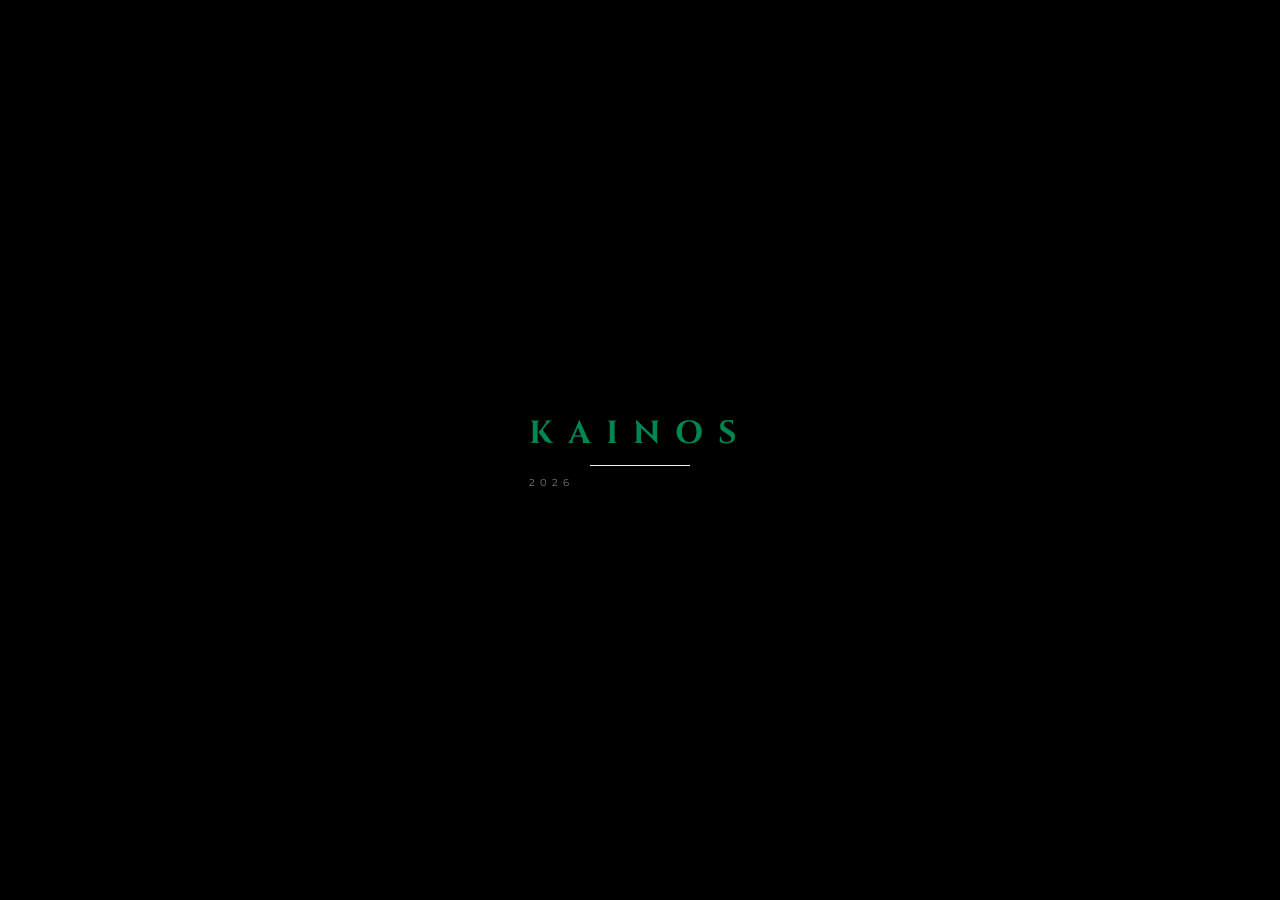
<file: index.html>
<!DOCTYPE html>
<html lang="en">
<head>
    <meta charset="UTF-8">
    <meta name="viewport" content="width=device-width, initial-scale=1.0, maximum-scale=1.0, user-scalable=no">
    <title>KAINOS|The Intercessors Night</title>
    <link rel="stylesheet" href="style.css">
    <link href="https://fonts.googleapis.com/css2?family=Cinzel:wght@700;900&family=Montserrat:wght@100;400;900&display=swap" rel="stylesheet">
</head>
<body>

    <div class="loader">
        <div class="loader-content">
            <h1 class="loader-title">KAINOS</h1>
            <div class="line"></div>
            <p class="loader-year">2026</p>
        </div>
    </div>

    <canvas id="particleCanvas"></canvas>

    <main>
        <section class="hero">
            <div class="vignette"></div>
            
            <header>
                <div class="nav-item">THE RHEMANIZED NATION</div>
                <div class="nav-item green-glow">GLOBAL INTERCESSORS NETWORK</div>
            </header>

            <div class="hero-main">
                <p class="eyebrow">A NATIONAL CALL TO PRAYER</p>
                <div class="title-container">
                    <h1 class="glitch-title" data-text="KAINOS">KAINOS</h1>
                    <span class="year-marker">2026</span>
                </div>
                <p class="theme-desc">Travailing in birth for a <span>new Nigeria</span></p>
                
                <div class="event-meta">
                    <div class="meta-box">
                        <span>DATE</span>
                        <p>MAY 22</p>
                    </div>
                    <div class="meta-box">
                        <span>TIME</span>
                        <p>08:00 PM</p>
                    </div>
                </div>

                <a href="register.html" class="cinematic-btn">
                    <span class="btn-text">REGISTER</span>
                    <span class="btn-flare"></span>
                </a>
            </div>

            <div class="location-bar">
                <p>44/48 RALIAT MEMUDU STREET, AFOLABI, OSHODI, LAGOS STATE</p>
            </div>
        </section>
    </main>

    <script src="script.js"></script>
</body>
</html>
</file>
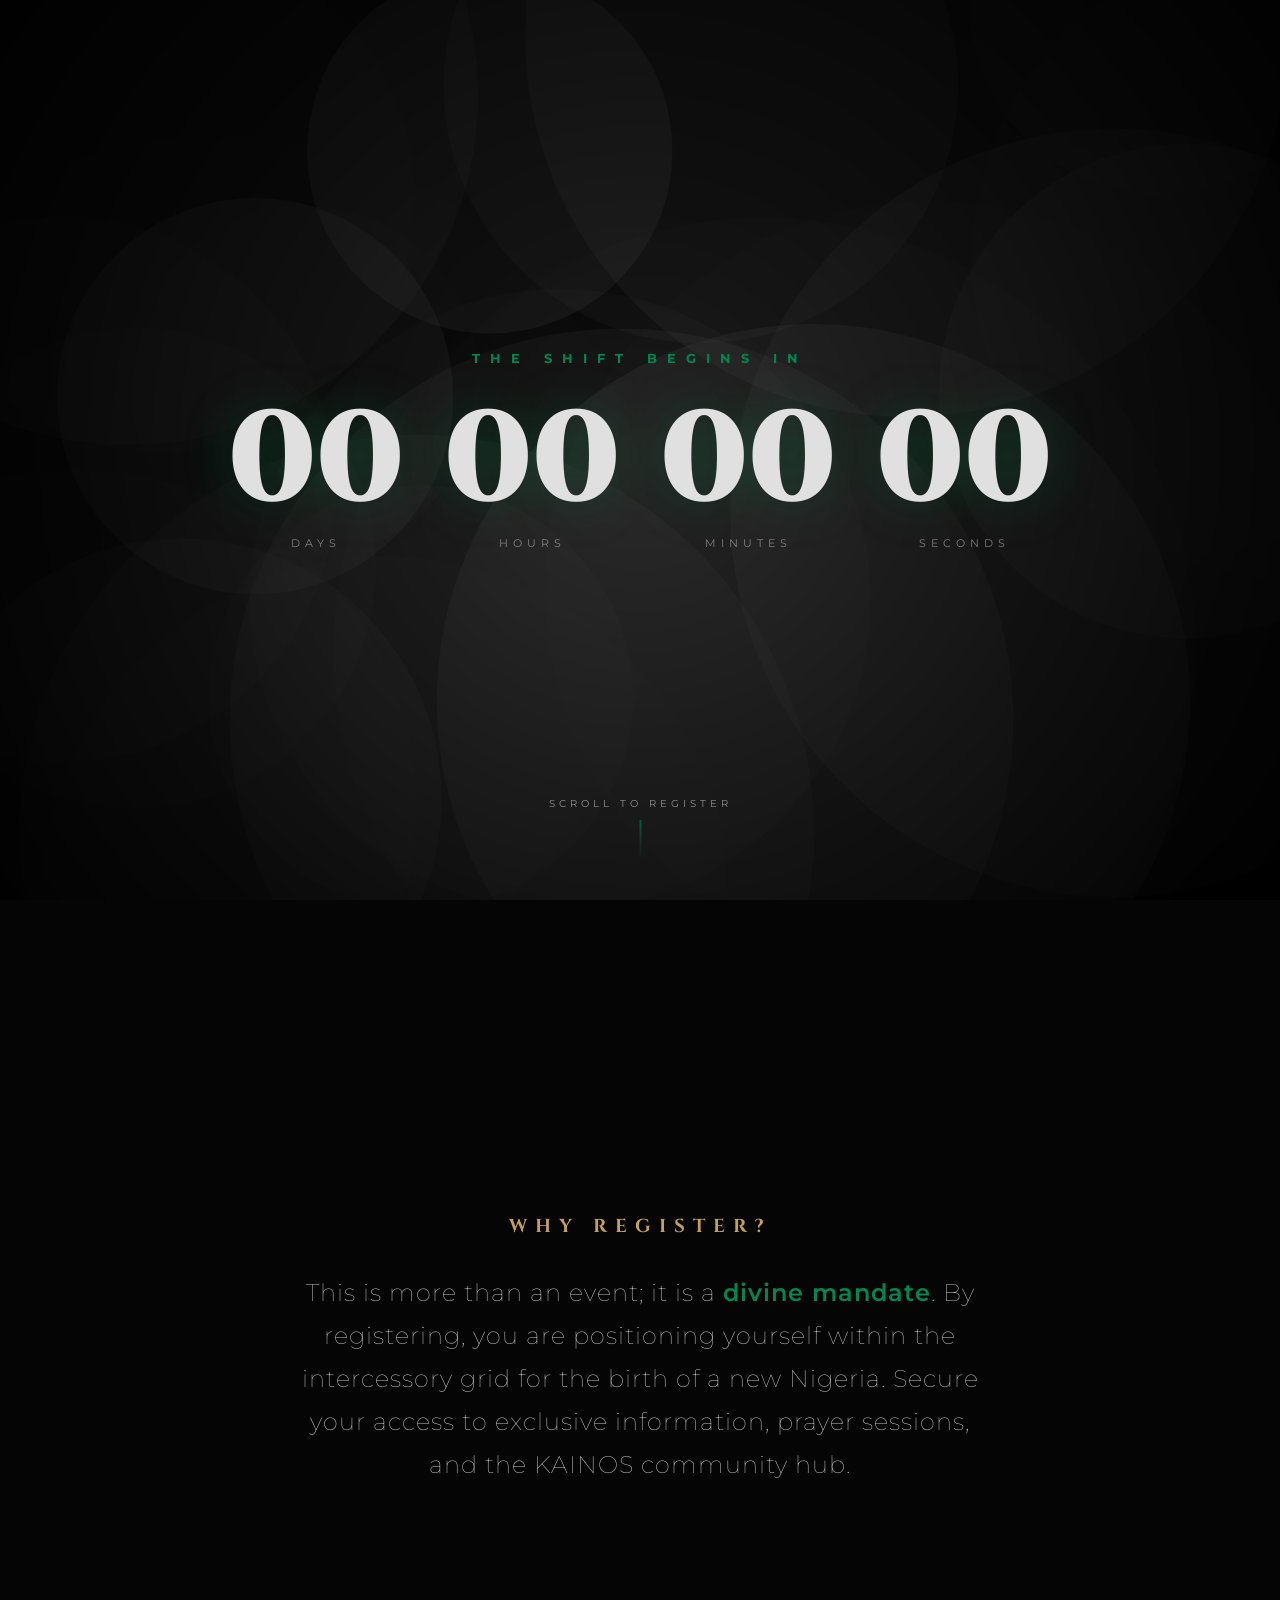
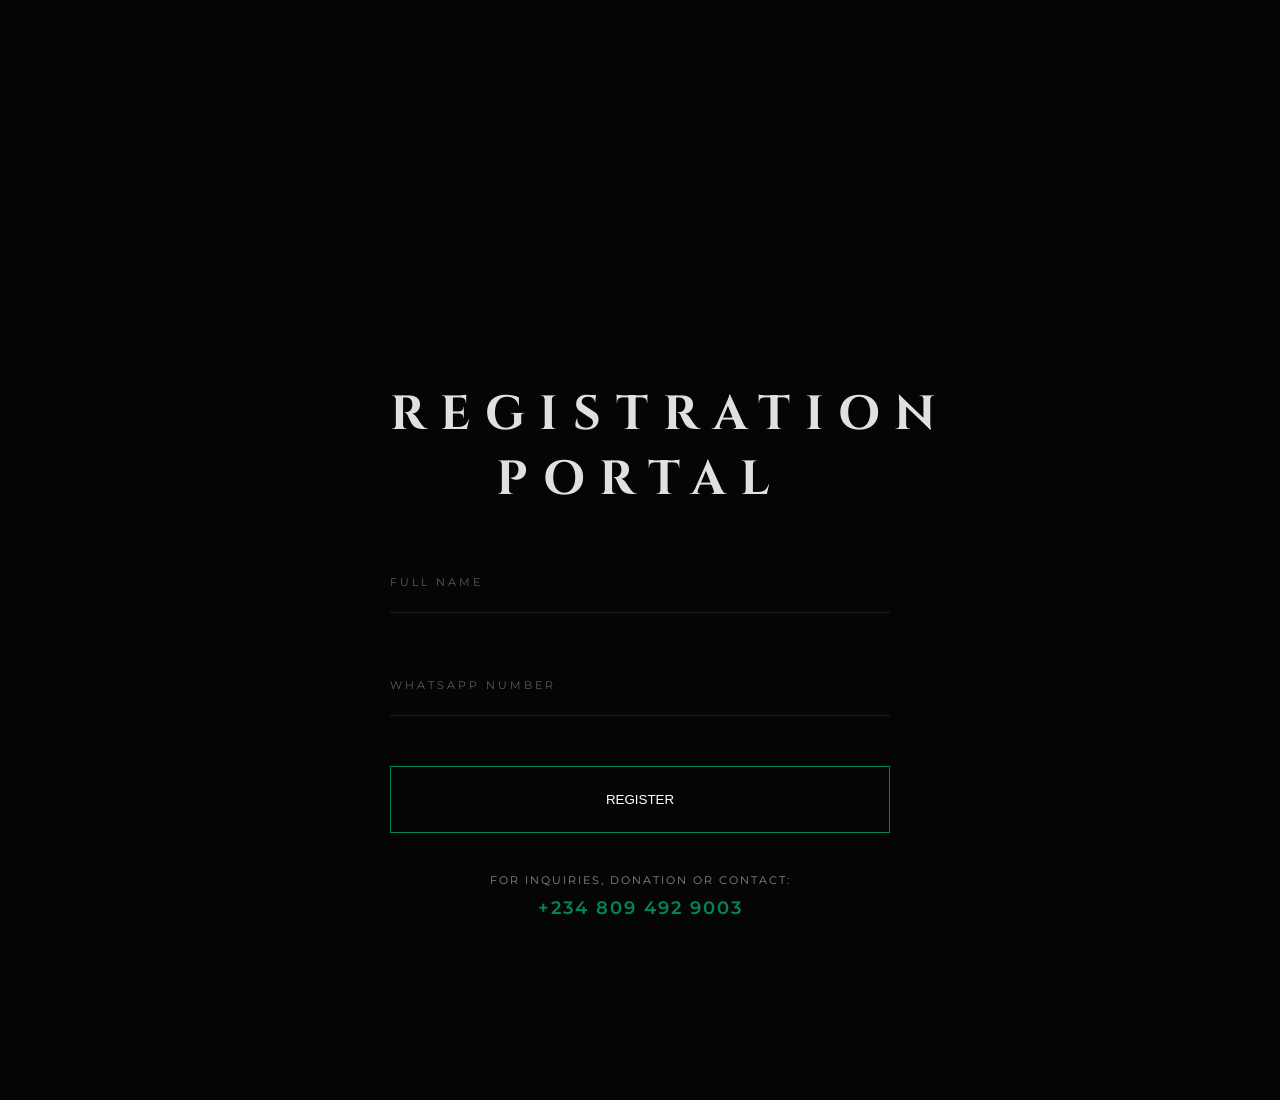
<file: register.html>
<!DOCTYPE html>
<html lang="en">
<head>
    <meta charset="UTF-8">
    <meta name="viewport" content="width=device-width, initial-scale=1.0">
    <title>KAINOS | Registration Portal</title>
    <link rel="stylesheet" href="register.css">
    <link href="https://fonts.googleapis.com/css2?family=Cinzel:wght@400;900&family=Montserrat:wght@100;300;600&display=swap" rel="stylesheet">
</head>
<body>

    <!-- Atmospheric Overlay -->
    <div class="cinematic-overlay"></div>
    <canvas id="fogCanvas"></canvas>

    <!-- Scroll Indicator -->
    <div class="scroll-hint">
        <p>SCROLL TO REGISTER</p>
        <div class="mouse-icon"></div>
    </div>

    <main id="main-scroll">
        <!-- Section 1: The Massive Countdown -->
        <section class="screen-section" id="hero-countdown">
            <div class="content-box">
                <h2 class="top-label">THE SHIFT BEGINS IN</h2>
                <div id="countdown-timer">
                    <div class="t-unit"><span id="days">00</span><p>DAYS</p></div>
                    <div class="t-unit"><span id="hours">00</span><p>HOURS</p></div>
                    <div class="t-unit"><span id="minutes">00</span><p>MINUTES</p></div>
                    <div class="t-unit"><span id="seconds">00</span><p>SECONDS</p></div>
                </div>
            </div>
        </section>

        <!-- Section 2: The Why (Insight) -->
        <section class="screen-section" id="insight">
            <div class="insight-content">
                <h3 class="gold-text">WHY REGISTER?</h3>
                <p class="insight-text">
                    This is more than an event; it is a <span>divine mandate</span>. 
                    By registering, you are positioning yourself within the intercessory grid 
                    for the birth of a new Nigeria. Secure your access to exclusive 
                    information, prayer sessions, and the KAINOS community hub.
                </p>
            </div>
        </section>

        <!-- Section 3: The Portal (Form) -->
        <section class="screen-section" id="form-section">
            <div class="registration-portal">
                <h2 class="portal-title">REGISTRATION PORTAL</h2>
                
                <!-- FormSubmit Implementation -->
                <!-- Replace 'your-email@example.com' with your actual email address -->
                <form id="kainosForm" action="https://formsubmit.co/youngrevivalistacademy01@gmail.com" method="POST">
                    
                    <!-- Form Settings -->
                    <input type="hidden" name="_subject" value="New KAINOS Festival Registration!">
                    <input type="hidden" name="_captcha" value="false">
                    <input type="hidden" name="_template" value="table">
                    <input type="text" name="_honey" style="display:none">

                    <div class="input-wrapper">
                        <input type="text" id="name" name="Full Name" required placeholder=" ">
                        <label>FULL NAME</label>
                    </div>
                    
                    <div class="input-wrapper">
                        <input type="tel" id="phone" name="WhatsApp Number" required placeholder=" ">
                        <label>WHATSAPP NUMBER</label>
                    </div>

                    <button type="submit" class="glory-btn">
                        <span>REGISTER</span>
                    </button>
                </form>
                
                <!-- Contact Info -->
                <div class="contact-footer" style="margin-top: 40px; font-size: 11px; letter-spacing: 2px;">
                    <p style="opacity: 0.6;">FOR INQUIRIES, DONATION OR CONTACT:</p>
                    <a href="tel:+2348094929003" style="color: #008751; text-decoration: none; font-weight: 600; font-size: 1.1rem; display: block; margin-top: 10px;">+234 809 492 9003</a>
                </div>
            </div>
        </section>
    </main>

    <script src="register.js"></script>
</body>
</html>
</file>
<file: style.css>
:root {
    --primary-green: #008751;
    --deep-forest: #011a10;
    --white: #f4f4f4;
    --glass: rgba(255, 255, 255, 0.03);
}

* { margin: 0; padding: 0; box-sizing: border-box; -webkit-tap-highlight-color: transparent; }

body {
    background-color: var(--deep-forest);
    color: var(--white);
    font-family: 'Montserrat', sans-serif;
    overflow-x: hidden;
}

/* 1. PROFESSIONAL LOADER */
.loader {
    position: fixed; inset: 0; background: #000; z-index: 1000;
    display: flex; justify-content: center; align-items: center;
    transition: clip-path 1s cubic-bezier(0.8, 0, 0.2, 1);
    clip-path: circle(150% at 50% 50%);
}
.loader.fade-out { clip-path: circle(0% at 50% 50%); }
.loader-title { font-family: 'Cinzel'; font-size: 2rem; letter-spacing: 15px; color: var(--primary-green); }
.loader-year { font-size: 10px; letter-spacing: 5px; margin-top: 10px; opacity: 0.5; }
.line { width: 0; height: 1px; background: var(--white); margin: 10px auto; animation: grow 1.5s forwards; }

@keyframes grow { to { width: 100px; } }

/* 2. HERO LAYOUT */
.hero {
    min-height: 100vh; display: flex; flex-direction: column;
    justify-content: space-between; padding: 30px; position: relative;
}

header {
    display: flex; justify-content: space-between; align-items: center;
    font-size: clamp(7px, 2vw, 9px); font-weight: 900; letter-spacing: 3px; z-index: 10;
}
.green-glow { color: var(--primary-green); text-shadow: 0 0 10px var(--primary-green); }

.hero-main {
    flex: 1; display: flex; flex-direction: column;
    justify-content: center; align-items: center; text-align: center;
}

.eyebrow { 
    font-size: clamp(9px, 3vw, 12px); letter-spacing: 8px; 
    color: var(--primary-green); margin-bottom: 20px; 
}

.title-container { position: relative; }
.glitch-title {
    font-family: 'Cinzel', serif;
    font-size: clamp(4rem, 20vw, 13rem);
    line-height: 0.8; font-weight: 900;
}
.year-marker {
    position: absolute; top: -10px; right: 0;
    font-size: clamp(10px, 3vw, 16px); color: var(--primary-green); font-weight: 900;
}

.theme-desc { 
    font-weight: 100; font-size: clamp(0.8rem, 4vw, 1.2rem); 
    letter-spacing: 4px; margin-top: 20px; 
}
.theme-desc span { font-weight: 900; color: var(--primary-green); border-bottom: 1px solid var(--white); }

/* 3. META DATA */
.event-meta { display: flex; gap: 40px; margin: 50px 0; }
.meta-box span { font-size: 8px; color: var(--primary-green); letter-spacing: 3px; display: block; margin-bottom: 8px; }
.meta-box p { font-family: 'Cinzel'; font-size: clamp(1rem, 5vw, 1.5rem); font-weight: 700; }

/* 4. THE ACTION BUTTON */
.cinematic-btn {
    text-decoration: none; color: var(--white);
    padding: 25px 60px; border: 1px solid var(--white);
    font-size: 11px; font-weight: 900; letter-spacing: 6px;
    position: relative; transition: 0.4s; overflow: hidden;
}
.cinematic-btn:hover {
    background: var(--white); color: var(--deep-forest);
    box-shadow: 0 0 50px rgba(255,255,255,0.2);
}

/* 5. FOOTER */
.location-bar {
    text-align: center; font-size: clamp(7px, 2vw, 9px); 
    letter-spacing: 2px; padding: 20px; opacity: 0.4;
}

/* 6. PARTICLES & FX */
#particleCanvas { position: fixed; inset: 0; z-index: 1; pointer-events: none; }
.vignette {
    position: absolute; inset: 0;
    background: radial-gradient(circle, transparent 20%, rgba(0,0,0,0.8) 100%);
    pointer-events: none;
}

/* MOBILE FIXES */
@media (max-width: 768px) {
    header { flex-direction: column; gap: 10px; }
    .hero { padding: 20px; }
    .event-meta { gap: 20px; }
}
</file>
<file: register.css>
:root {
    --deep-black: #050505;
    --nigeria-green: #008751;
    --gold: #c5a059;
    --pearl: #e0e0e0;
}

* { margin: 0; padding: 0; box-sizing: border-box; }

body {
    background-color: var(--deep-black);
    color: var(--pearl);
    font-family: 'Montserrat', sans-serif;
    overflow-x: hidden;
}

/* Background Effects */
#fogCanvas {
    position: fixed;
    top: 0; left: 0;
    z-index: -1;
    opacity: 0.4;
}

.cinematic-overlay {
    position: fixed;
    inset: 0;
    background: radial-gradient(circle at center, transparent 0%, rgba(0,0,0,0.9) 100%);
    pointer-events: none;
    z-index: 1;
}

/* Layout */
.screen-section {
    height: 100vh;
    width: 100%;
    display: flex;
    justify-content: center;
    align-items: center;
    position: relative;
    padding: 20px;
    z-index: 2;
}

/* Section 1: Massive Countdown */
.top-label {
    letter-spacing: 10px;
    font-size: 0.8rem;
    color: var(--nigeria-green);
    margin-bottom: 2rem;
    text-align: center;
}

#countdown-timer {
    display: flex;
    gap: 40px;
    justify-content: center;
}

.t-unit { text-align: center; }

.t-unit span {
    font-family: 'Cinzel', serif;
    font-size: clamp(3rem, 12vw, 8rem);
    font-weight: 900;
    line-height: 1;
    display: block;
    text-shadow: 0 0 50px rgba(0, 135, 81, 0.3);
}

.t-unit p {
    font-size: 0.7rem;
    letter-spacing: 5px;
    margin-top: 10px;
    opacity: 0.5;
}

/* Section 2: Insight */
.insight-content {
    max-width: 700px;
    text-align: center;
}

.gold-text {
    font-family: 'Cinzel', serif;
    color: var(--gold);
    letter-spacing: 8px;
    margin-bottom: 2rem;
}

.insight-text {
    font-size: 1.5rem;
    font-weight: 100;
    line-height: 1.8;
    letter-spacing: 1px;
}

.insight-text span {
    color: var(--nigeria-green);
    font-weight: 600;
}

/* Section 3: The Portal */
.registration-portal {
    width: 100%;
    max-width: 500px;
    text-align: center;
}

.portal-title {
    font-family: 'Cinzel', serif;
    font-size: 3rem;
    letter-spacing: 15px;
    margin-bottom: 3rem;
}

.input-wrapper {
    position: relative;
    margin-bottom: 50px;
}

.input-wrapper input {
    width: 100%;
    background: transparent;
    border: none;
    border-bottom: 1px solid rgba(255,255,255,0.1);
    padding: 15px 0;
    color: white;
    font-size: 1.2rem;
    outline: none;
    transition: 0.4s;
}

.input-wrapper label {
    position: absolute;
    left: 0; top: 15px;
    pointer-events: none;
    transition: 0.4s;
    letter-spacing: 3px;
    font-size: 0.7rem;
    opacity: 0.4;
}

.input-wrapper input:focus ~ label,
.input-wrapper input:not(:placeholder-shown) ~ label {
    top: -20px;
    opacity: 1;
    color: var(--nigeria-green);
}

.glory-btn {
    width: 100%;
    padding: 25px;
    background: transparent;
    border: 1px solid var(--nigeria-green);
    color: white;
    cursor: pointer;
    position: relative;
    overflow: hidden;
    transition: 0.4s;
}

.glory-btn:hover {
    background: var(--nigeria-green);
    box-shadow: 0 0 50px rgba(0, 135, 81, 0.5);
}

/* Scroll Hint */
.scroll-hint {
    position: fixed;
    bottom: 30px;
    left: 50%;
    transform: translateX(-50%);
    z-index: 10;
    text-align: center;
    font-size: 10px;
    letter-spacing: 4px;
    opacity: 0.6;
}

.mouse-icon {
    width: 2px;
    height: 40px;
    background: linear-gradient(to bottom, var(--nigeria-green), transparent);
    margin: 10px auto;
    animation: scrollLine 2s infinite;
}

@keyframes scrollLine {
    0% { transform: scaleY(0); transform-origin: top; }
    50% { transform: scaleY(1); transform-origin: top; }
    51% { transform: scaleY(1); transform-origin: bottom; }
    100% { transform: scaleY(0); transform-origin: bottom; }
}
</file>
